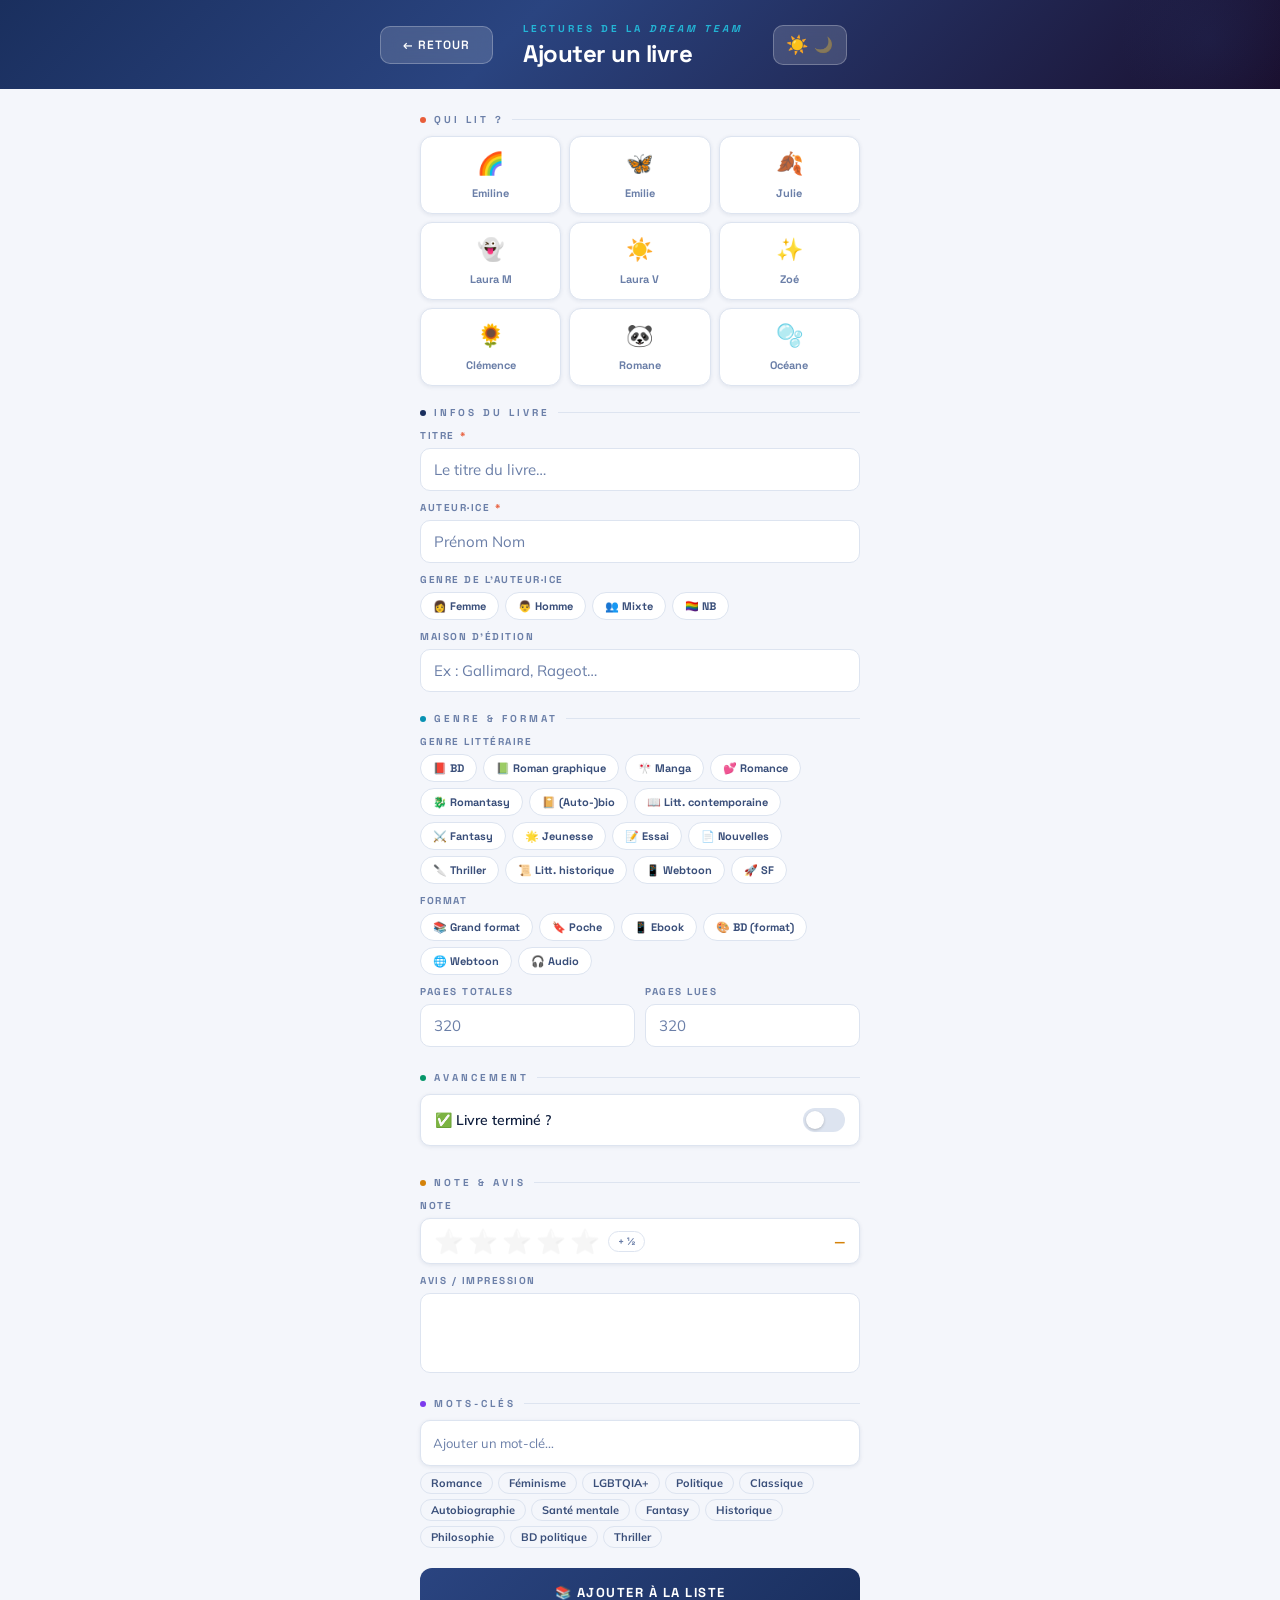
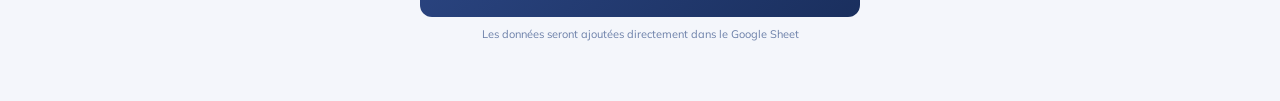
<file: add.html>
<!DOCTYPE html>
<html lang="fr">

<head>
  <meta charset="UTF-8">
  <meta name="viewport" content="width=device-width, initial-scale=1">
  <title>Dream Team — Ajouter un livre</title>
  <link
    rel="stylesheet"
    href="https://fonts.googleapis.com/css2?family=Space+Grotesk:wght@400;500;600;700&family=Mulish:wght@400;500;600;700;800&display=swap">
  <link rel="stylesheet" href="styles.css">
  <link rel="icon" type="image/x-icon" href="favicon.ico">
</head>

<body>

  <div class="toast" id="toast"></div>

  <!-- ── HEADER ── -->
  <div class="form-header">
    <div class="form-header-inner">
      <a href="index.html" class="btn-refresh btn-back">← Retour</a>
      <div>
        <div class="form-header-tag">
          Lectures de la <em>Dream Team</em>
        </div>
        <h1>Ajouter un livre</h1>
      </div>
      <button class="btn-refresh theme-toggle" id="themeToggle" type="button" aria-pressed="false" aria-label="Basculer le mode sombre">
        <span class="theme-toggle-icon theme-toggle-icon--sun" aria-hidden="true">☀️</span>
        <span class="theme-toggle-icon theme-toggle-icon--moon" aria-hidden="true">🌙</span>
      </button>
    </div>
  </div>

  <div class="form-page" id="formContainer">

    <!-- ── DUPLICATE WARNING ─────────────────────────────────────────
         Hidden by default. Appears when title + reader already exist.
         "Modifier" pre-fills the whole form and switches to edit mode.
         "Ajouter quand même" dismisses and continues as a new entry. -->
    <div class="dupe-banner" id="dupeBanner">
      <div class="dupe-icon">⚠️</div>
      <div class="dupe-text">
        <strong id="dupeTitle"></strong>
        <span>
          Ce livre existe déjà dans ta liste.
          Tu veux modifier la ligne existante ?
        </span>
        <div class="dupe-actions">
          <button
            class="dupe-btn primary"
            id="enterEditBtn">
            ✏️ Modifier la ligne existante
          </button>
          <button
            class="dupe-btn secondary"
            id="dismissDupeBtn">
            Ajouter quand même
          </button>
        </div>
      </div>
    </div>

    <!-- ── QUI LIT ── -->
    <div class="form-group">
      <div class="form-label">
        <span class="sdot" style="background:var(--coral)"></span>
        Qui lit ?
      </div>
      <div class="reader-grid" id="readerGrid"></div>
    </div>

    <!-- ── INFOS DU LIVRE ── -->
    <div class="form-group">
      <div class="form-label">
        <span class="sdot" style="background:var(--navy)"></span>
        Infos du livre
      </div>

      <div style="margin-bottom:10px">
        <div class="field-label">
          Titre <span class="req">*</span>
        </div>
        <!-- blur fires the duplicate check when the user leaves the field -->
        <input
          type="text"
          id="titre"
          placeholder="Le titre du livre…"
          autocomplete="off"
          list="livres-suggestions">
        <datalist id="livres-suggestions"></datalist>
      </div>

      <div style="margin-bottom:10px">
        <div class="field-label">
          Auteur·ice <span class="req">*</span>
        </div>
        <input
          type="text"
          id="auteur"
          placeholder="Prénom Nom"
          autocomplete="off">
      </div>

      <div style="margin-bottom:10px">
        <div class="field-label">Genre de l'auteur·ice</div>
        <div class="chip-group">
          <div class="chip" data-value="Femme"
            data-group="genreAuteur"
            style="--chip-color:var(--teal)">👩 Femme</div>
          <div class="chip" data-value="Homme"
            data-group="genreAuteur"
            style="--chip-color:var(--navy)">👨 Homme</div>
          <div class="chip" data-value="Mixte"
            data-group="genreAuteur"
            style="--chip-color:var(--coral)">👥 Mixte</div>
          <div class="chip" data-value="Non-binaire"
            data-group="genreAuteur"
            style="--chip-color:var(--violet)">🏳️‍🌈 NB</div>
        </div>
      </div>

      <div>
        <div class="field-label">Maison d'édition</div>
        <input
          type="text"
          id="maisonEdition"
          placeholder="Ex : Gallimard, Rageot…"
          autocomplete="off"
          list="editions-suggestions">
        <datalist id="editions-suggestions"></datalist>
      </div>
    </div>

    <!-- ── GENRE & FORMAT ── -->
    <div class="form-group">
      <div class="form-label">
        <span class="sdot" style="background:var(--teal)"></span>
        Genre &amp; Format
      </div>

      <div style="margin-bottom:10px">
        <div class="field-label">Genre littéraire</div>
        <div class="chip-group">
          <div class="chip" data-value="BD"
            data-group="genre"
            style="--chip-color:var(--navy)">📕 BD</div>
          <div class="chip" data-value="Roman graphique"
            data-group="genre"
            style="--chip-color:var(--navy-mid)">📗 Roman graphique</div>
          <div class="chip" data-value="Manga"
            data-group="genre"
            style="--chip-color:var(--indigo)">🎌 Manga</div>
          <div class="chip" data-value="Romance"
            data-group="genre"
            style="--chip-color:var(--coral)">💕 Romance</div>
          <div class="chip" data-value="Romantasy"
            data-group="genre"
            style="--chip-color:var(--gold)">🐉 Romantasy</div>
          <div class="chip" data-value="(Auto-)biographie"
            data-group="genre"
            style="--chip-color:var(--teal)">📔 (Auto-)bio</div>
          <div class="chip" data-value="Littérature contemporaine"
            data-group="genre"
            style="--chip-color:var(--teal-deep)">📖 Litt. contemporaine</div>
          <div class="chip" data-value="Fantasy"
            data-group="genre"
            style="--chip-color:var(--mint)">⚔️ Fantasy</div>
          <div class="chip" data-value="Jeunesse"
            data-group="genre"
            style="--chip-color:var(--violet)">🌟 Jeunesse</div>
          <div class="chip" data-value="Essai"
            data-group="genre"
            style="--chip-color:var(--text-light)">📝 Essai</div>
          <div class="chip" data-value="Nouvelles"
            data-group="genre"
            style="--chip-color:var(--slate)">📄 Nouvelles</div>
          <div class="chip" data-value="Thriller"
            data-group="genre"
            style="--chip-color:var(--rust)">🔪 Thriller</div>
          <div class="chip" data-value="Littérature historique"
            data-group="genre"
            style="--chip-color:var(--stone)">📜 Litt. historique</div>
          <div class="chip" data-value="Webtoon"
            data-group="genre"
            style="--chip-color:var(--pink)">📱 Webtoon</div>
          <div class="chip" data-value="SF"
            data-group="genre"
            style="--chip-color:var(--blue)">🚀 SF</div>
        </div>
      </div>

      <div style="margin-bottom:10px">
        <div class="field-label">Format</div>
        <div class="chip-group">
          <div class="chip" data-value="Grand format"
            data-group="format"
            style="--chip-color:var(--gold)">📚 Grand format</div>
          <div class="chip" data-value="Poche"
            data-group="format"
            style="--chip-color:var(--mint)">🔖 Poche</div>
          <div class="chip" data-value="Ebook"
            data-group="format"
            style="--chip-color:var(--teal)">📱 Ebook</div>
          <div class="chip" data-value="BD"
            data-group="format"
            style="--chip-color:var(--navy)">🎨 BD (format)</div>
          <div class="chip" data-value="Webtoon"
            data-group="format"
            style="--chip-color:var(--pink)">🌐 Webtoon</div>
          <div class="chip" data-value="Audio"
            data-group="format"
            style="--chip-color:var(--violet)">🎧 Audio</div>
        </div>
      </div>

      <div class="two-col">
        <div>
          <div class="field-label">Pages totales</div>
          <input
            type="number"
            id="pagesTotales"
            placeholder="320"
            min="0"
            inputmode="numeric">
        </div>
        <div>
          <div class="field-label">Pages lues</div>
          <input
            type="number"
            id="pagesLues"
            placeholder="320"
            min="0"
            inputmode="numeric">
          <div class="pages-hint" id="pagesHint"></div>
        </div>
      </div>
    </div>

    <!-- ── AVANCEMENT ── -->
    <div class="form-group">
      <div class="form-label">
        <span class="sdot" style="background:var(--mint)"></span>
        Avancement
      </div>

      <div style="margin-bottom:10px">
        <div class="fini-toggle" id="finiToggle">
          <span class="fini-label">✅ Livre terminé ?</span>
          <div class="toggle-pill"></div>
        </div>
      </div>

      <div class="dates-area" id="datesArea">
        <div class="two-col" style="padding-top:10px">
          <div>
            <div class="field-label">Date de début</div>
            <input type="date" id="dateDebut">
          </div>
          <div>
            <div class="field-label">Date de fin</div>
            <div class="dateFin-row">
              <input type="date" id="dateFin">
              <button type="button" class="dnf-btn" id="dnfBtn" onclick="toggleDNF()">DNF</button>
            </div>
          </div>
        </div>
      </div>
    </div>

    <!-- ── NOTE & AVIS ── -->
    <div class="form-group">
      <div class="form-label">
        <span class="sdot" style="background:var(--gold)"></span>
        Note &amp; Avis
      </div>

      <div style="margin-bottom:10px">
        <div class="field-label">Note</div>
        <div class="star-row">
          <span class="star-btn" data-star="1">⭐</span>
          <span class="star-btn" data-star="2">⭐</span>
          <span class="star-btn" data-star="3">⭐</span>
          <span class="star-btn" data-star="4">⭐</span>
          <span class="star-btn" data-star="5">⭐</span>
          <button class="half-toggle" id="halfBtn">+ ½</button>
          <span class="star-display" id="starDisplay">—</span>
        </div>
      </div>

      <div>
        <div class="field-label">Avis / Impression</div>
        <textarea
          id="avis"
          placeholder="Quelques mots sur ce livre…">
        </textarea>
      </div>
    </div>

    <!-- ── MOTS-CLÉS ── -->
    <div class="form-group">
      <div class="form-label">
        <span class="sdot" style="background:var(--violet)"></span>
        Mots-clés
      </div>

      <div class="tags-wrap" id="tagsWrap">
        <input
          type="text"
          class="tag-input"
          id="tagInput"
          placeholder="Ajouter un mot-clé…">
      </div>
      <div class="tag-suggestions">
        <span class="tag-sug" data-tag="Romance">Romance</span>
        <span class="tag-sug" data-tag="Féminisme">Féminisme</span>
        <span class="tag-sug" data-tag="LGBTQIA+">LGBTQIA+</span>
        <span class="tag-sug" data-tag="Politique">Politique</span>
        <span class="tag-sug" data-tag="Classique">Classique</span>
        <span class="tag-sug" data-tag="Autobiographie">Autobiographie</span>
        <span class="tag-sug" data-tag="Santé mentale">Santé mentale</span>
        <span class="tag-sug" data-tag="Fantasy">Fantasy</span>
        <span class="tag-sug" data-tag="Historique">Historique</span>
        <span class="tag-sug" data-tag="Philosophie">Philosophie</span>
        <span class="tag-sug" data-tag="BD, politique">BD politique</span>
        <span class="tag-sug" data-tag="Thriller">Thriller</span>
      </div>
    </div>

    <!-- ── SUBMIT ── -->
    <button class="btn-submit" id="submitBtn">
      <span class="btn-spinner"></span>
      <span class="btn-text">📚 Ajouter à la liste</span>
    </button>
    <div class="form-hint">
      Les données seront ajoutées directement dans le Google Sheet
    </div>

  </div><!-- /.form-page -->

  <!-- ── SUCCESS SCREEN ── -->
  <div class="form-page success-page" id="successContainer">
    <div class="success-icon">🎉</div>
    <h2 class="success-title" id="successTitle">Mission accomplie !</h2>
    <p class="success-desc" id="successDesc">
      Le livre a bien été ajouté à la liste.
    </p>

    <div class="success-actions">
      <button
        class="btn-submit"
        id="goToDashboardBtn">
        📊 Retour au tableau de bord
      </button>
      <button
        class="dupe-btn secondary success-secondary-btn"
        id="addAnotherBtn">
        ➕ Ajouter une autre lecture
      </button>
    </div>
  </div>

  <script src="config.js"></script>
  <script src="theme.js"></script>
  <script src="add.js"></script>

</body>

</html>
</file>
<file: styles.css>
/* ═══════════════════════════════════════════════
   Dream Team Reads — Unified Stylesheet
   Dashboard (index.html) + Input form (add.html)
   ═══════════════════════════════════════════════ */


/* ── RESET & TOKENS ─────────────────────────── */

*,
*::before,
*::after {
  box-sizing: border-box;
  margin: 0;
  padding: 0;
}

:root {
  --font-heading: 'Space Grotesk', sans-serif;

  /* Reader accents */
  --reader-emiline: #ded828;   /* lemon yellow */
  --reader-emilie: #0891b2;
  --reader-julie: #db2777;
  --reader-laura-m: #365cca;
  --reader-laura-v: #1ab46a;
  --reader-zoe: #836bdd;
  --reader-clemence: #d97f00;  /* sunflower yellow */
  --reader-romane: #a3449c;    /* plum, distinct from Zoé's blue-violet */
  --reader-oceane: #4b5563;    /* dark grey */

  /* Surfaces */
  --bg: #f4f6fb;
  --white: #fff;
  --border: #dde4f0;

  /* Text */
  --text: #0f1e3d;
  --text-mid: #3a4f7a;
  --text-light: #6b7fa8;

  /* Core palette */
  --navy: #1a2f5e;
  --navy-mid: #2a4480;
  --navy-pale: #e4ebf8;
  --teal: #0891b2;
  --teal-light: #22d3ee;
  --teal-deep: #0e7490;
  --coral: #e85d3a;
  --gold: #d4820a;
  --mint: #059669;
  --violet: #7c3aed;
  --blue: #2563eb;
  --indigo: #1e40af;
  --pink: #db2777;
  --rust: #c4512e;
  --stone: #78716c;
  --slate: #94a3b8;
  --muted: #999;

  /* Effects */
  --shadow: rgba(26, 47, 94, 0.09);
  --shadow-strong: rgba(0, 0, 0, 0.2);

  /* White overlays */
  --white-a85: rgba(255, 255, 255, 0.85);
  --white-a50: rgba(255, 255, 255, 0.5);
  --white-a45: rgba(255, 255, 255, 0.45);
  --white-a40: rgba(255, 255, 255, 0.4);
  --white-a30: rgba(255, 255, 255, 0.3);
  --white-a25: rgba(255, 255, 255, 0.25);
  --white-a15: rgba(255, 255, 255, 0.15);

  /* Components */
  --rating-star: #f59e0b;
  --pill-warn-bg: #fffbeb;
  --tag-warm-bg: #fde8e0;
  --tag-warm-border: rgba(196, 81, 46, 0.25);
  --tag-warm-text: #c4512e;

  /* Complex backgrounds */
  --header-bg: linear-gradient(115deg, #0f1e3d 0%, #1a2f5e 30%, #2d2a6e 60%, #7b3a5a 85%, #c4512e 100%);
  --header-orb-1: radial-gradient(circle, rgba(196, 81, 46, 0.2) 0%, transparent 70%);
  --header-orb-2: radial-gradient(circle, rgba(123, 58, 90, 0.25) 0%, transparent 70%);
  --stat-tile-dark-bg: linear-gradient(135deg, #1a2f5e, #7b3a5a);
  --form-header-bg: linear-gradient(135deg, var(--navy) 0%, var(--navy-mid) 40%, #1a0f2e 100%);
  --form-header-orb: radial-gradient(circle, rgba(42, 68, 128, 0.15) 0%, transparent 70%);

  /* Misc / SVG helpers */
  --donut-other: #cbd5e1;
  --toggle-on-border: rgba(5, 150, 105, 0.4);
  --toggle-on-bg: rgba(5, 150, 105, 0.04);
  --half-toggle-bg: rgba(212, 130, 10, 0.1);
  --spinner-border: rgba(255, 255, 255, 0.3);


}

/* ── DARK THEME TOKENS ───────────────────────── */

html[data-theme="dark"] {
  /* ── Reader accents: lighter variants so dark text on pills stays readable ── */
  --reader-romane: #c77dc0;
  --reader-oceane: #9ca3af;

  /* ── Surfaces ── */
  --bg: #1c2035;
  /* page background               */
  --white: #242840;
  /* card / panel surface          */
  --border: #2e3454;
  /* all dividers & card borders   */

  /* ── Text ── */
  --text: #e4e8f8;
  /* primary text                  */
  --text-mid: #9098c8;
  /* secondary / meta text         */
  --text-light: #6070a8;
  /* muted labels, placeholders    */

  /* ── Navy scale (inverted — used for bars, accents) ── */
  --navy: #a8b8e8;
  --navy-mid: #8090c8;
  --navy-pale: #2a2e50;
  /* book cover placeholder bg     */

  /* ── Header & form gradients ── */
  --header-bg:
    linear-gradient(115deg,
      #0a1020 0%,
      #111828 30%,
      #1a1840 60%,
      #3d1e30 85%,
      #6e2a18 100%);
  --header-orb-1: radial-gradient(circle, rgba(110, 42, 24, 0.25) 0%, transparent 70%);
  --header-orb-2: radial-gradient(circle, rgba(61, 30, 48, 0.30) 0%, transparent 70%);

  --form-header-bg:
    linear-gradient(135deg,
      #0a1020 0%,
      #111828 40%,
      #0a0818 100%);
  --form-header-orb: radial-gradient(circle, rgba(26, 40, 80, 0.20) 0%, transparent 70%);


  /* ── Stat tile dark (the featured "Livres lus" tile) ── */
  --stat-tile-dark-bg: linear-gradient(135deg, #2a3060, #3a2a50);

  /* ── Effects ── */
  --shadow: rgba(0, 0, 0, 0.28);
  --shadow-strong: rgba(0, 0, 0, 0.55);

  /* White overlays on dark */
  --white-a85: rgba(15, 23, 42, 0.85);
  --white-a50: rgba(15, 23, 42, 0.5);
  --white-a45: rgba(15, 23, 42, 0.45);
  --white-a40: rgba(15, 23, 42, 0.4);
  --white-a30: rgba(15, 23, 42, 0.3);
  --white-a25: rgba(15, 23, 42, 0.25);
  --white-a15: rgba(15, 23, 42, 0.15);

  /* Misc */
  --donut-other: #1f2937;
  --spinner-border: rgba(15, 23, 42, 0.45);

}

/* ── SHARED UTILITIES ──────────────────────── */

/* Base card surface (white, bordered, rounded, shadowed) */
.base-card {
  background: var(--white);
  border: 1px solid var(--border);
  border-radius: 12px;
  box-shadow: 0 1px 6px var(--shadow);
}

/* Cover thumbnail (small book cover placeholder) */
.cover-thumb {
  background: var(--navy-pale);
  border: 1px solid var(--border);
  display: flex;
  align-items: center;
  justify-content: center;
  flex-shrink: 0;
}

/* Flex content area that shrinks gracefully */
.flex-content {
  flex: 1;
  min-width: 0;
}

/* Single-line text truncation */
.text-truncate {
  white-space: nowrap;
  overflow: hidden;
  text-overflow: ellipsis;
}

/* Bordered list row (used by top-row, sh-row) */
.list-row {
  display: flex;
  align-items: center;
  gap: 10px;
  padding: 9px 0;
  border-bottom: 1px solid var(--border);
}

.list-row:last-child {
  border-bottom: none;
}

/* Section card title (used by .acard-title, .panel-title) */
.card-heading {
  font-family: var(--font-heading);
  font-size: 10px;
  text-transform: uppercase;
  letter-spacing: 2px;
  font-weight: 700;
  color: var(--text);
  margin-bottom: 14px;
  display: flex;
  align-items: center;
  gap: 7px;
}

.rating-star {
  color: var(--rating-star);
  margin-right: 2px;
}

.book-title-link {
  text-decoration: none;
  color: inherit;
  transition: color 0.15s;
}

.book-title-link:hover {
  text-decoration: underline;
  text-decoration-thickness: 1px;
  text-underline-offset: 2px;
}

body {
  background: var(--bg);
  color: var(--text);
  font-family: 'Mulish', sans-serif;
  min-height: 100vh;
}


/* ── EN COURS DE LECTURE ─────────────────────── */

.encours-wrapper {
  position: relative;
}

/* Left side fade (when scrolled) */
.encours-wrapper::before {
  content: '';
  position: absolute;
  top: 0;
  left: 0;
  width: 40px;
  height: calc(100% - 12px);
  background: linear-gradient(to right, var(--bg) 10%, transparent);
  pointer-events: none;
  z-index: 10;
  opacity: 0;
  pointer-events: none;
  transition: opacity 0.3s ease;
}
.encours-wrapper.is-scrolled::before {
  opacity: 1;
}

/* Right side fade (when scrollable) */
.encours-wrapper::after {
  content: '';
  position: absolute;
  top: 0;
  right: 0;
  width: 40px;
  height: calc(100% - 12px);
  background: linear-gradient(to left, var(--bg) 10%, transparent);
  pointer-events: none;
  z-index: 10;
  opacity: 0;
  transition: opacity 0.3s ease;
}
.encours-wrapper.has-scroll::after {
  opacity: 1;
}

.encours-grid {
  display: flex;
  gap: 10px;
  overflow-x: auto;
  overflow-y: hidden;
  padding-bottom: 12px;
  scrollbar-width: thin;
  scrollbar-color: var(--border) transparent;
}

.encours-grid::-webkit-scrollbar {
  height: 8px; /* Slightly thicker for track hit area */
}

.encours-grid::-webkit-scrollbar-track {
  background: transparent;
}

.encours-grid::-webkit-scrollbar-thumb {
  background: var(--border);
  border-radius: 10px;
  border: 2px solid var(--bg); /* creates a floating pill effect against the bg */
}

.encours-grid::-webkit-scrollbar-thumb:hover {
  background: var(--text-light);
}

.ecard {
  display: flex;
  flex-direction: column;
  overflow: hidden;
  height: auto;
  border-radius: 12px;
  flex: 0 0 calc(16.666% - 8.4px);
  min-width: 140px;
}

.ec-top {
  height: 36px;
  display: flex;
  align-items: center;
  justify-content: space-between;
  padding: 0 10px;
  font-size: 20px;
}

.ec-pill {
  padding: 3px 8px;
  border-radius: 99px;
  font-family: 'Space Grotesk', sans-serif;
  font-size: 10px;
  font-weight: 700;
  background: var(--bg);
  color: var(--text-mid);
  border: 1px solid var(--border);
}

.ec-bottom {
  padding: 12px;
  display: flex;
  flex-direction: column;
  flex-grow: 1;
  gap: 8px;
  justify-content: space-between;
}

.ec-title {
  font-family: 'Space Grotesk', sans-serif;
  font-size: 13px;
  font-weight: 700;
  color: var(--text);
  line-height: 1.3;
  white-space: nowrap;
  overflow: hidden;
  text-overflow: ellipsis;
}

.ec-title-wrap {
  display: flex;
  flex-direction: column;
  gap: 4px;
}

.ec-author {
  font-family: 'Mulish', sans-serif;
  font-size: 11px;
  font-weight: 600;
  color: var(--text-light);
  white-space: nowrap;
  overflow: hidden;
  text-overflow: ellipsis;
}

.ec-progress {
  margin-top: 8px;
  display: flex;
  flex-direction: column;
  gap: 6px;
}

.ec-progress-track {
  height: 4px;
  background: var(--border);
  border-radius: 99px;
  overflow: hidden;
  width: 100%;
}

.ec-progress-fill {
  height: 100%;
  border-radius: 99px;
  transition: width 0.3s ease;
}

.ec-stats {
  display: flex;
  justify-content: space-between;
  align-items: center;
}

.ec-pc {
  font-family: 'Mulish', sans-serif;
  font-size: 10px;
  font-weight: 600;
  color: var(--text-light);
}

.ec-pct {
  font-family: 'Space Grotesk', sans-serif;
  font-size: 12px;
  font-weight: 700;
}

@media (max-width: 900px) {
  .ecard {
    flex: 0 0 calc(33.333% - 6.7px);
  }
}

@media (max-width: 600px) {
  .ecard {
    flex: 0 0 calc(50% - 5px);
  }
  .encours-wrapper.has-scroll::after {
    width: 30px;
  }
}


/* ── HEADER ─────────────────────────────────── */

.site-header {
  background: var(--header-bg);
  color: var(--white);
  padding: 0;
  display: flex;
  flex-direction: column;
  position: relative;
  overflow: hidden;
}

/* ── top row: title + controls ── */
.header-top {
  display: grid;
  grid-template-columns: 1fr auto;
  align-items: center;
  padding: 0 48px;
  min-height: 100px;
}

.site-header::before {
  content: '';
  position: absolute;
  width: 320px;
  height: 320px;
  border-radius: 50%;
  background: var(--header-orb-1);
  top: -80px;
  right: 60px;
  pointer-events: none;
}

.site-header::after {
  content: '';
  position: absolute;
  width: 200px;
  height: 200px;
  border-radius: 50%;
  background: var(--header-orb-2);
  bottom: -60px;
  right: 320px;
  pointer-events: none;
}

.header-left h1 {
  font-family: 'Space Grotesk', sans-serif;
  font-size: 36px;
  font-weight: 700;
  letter-spacing: -1.5px;
  line-height: 1;
  color: var(--white);
  position: relative;
  z-index: 1;
}

.header-left h1 em {
  font-style: italic;
}

.header-left p {
  font-size: 11px;
  letter-spacing: 3px;
  text-transform: uppercase;
  color: var(--white-a45);
  margin-top: 7px;
  font-weight: 500;
  position: relative;
  z-index: 1;
}

.header-right {
  display: flex;
  align-items: center;
  gap: 20px;
  position: relative;
  z-index: 1;
}

.header-meta {
  display: flex;
  flex-direction: column;
  align-items: flex-end;
  gap: 2px;
}

.update-tag,
.commit-tag {
  font-size: 12px;
  color: var(--white-a40);
}

@keyframes chargement-pulse {

  0%,
  100% {
    opacity: 0.35;
  }

  50% {
    opacity: 1;
  }
}

.site-header .update-tag.loading,
.update-tag.loading {
  animation: chargement-pulse 1.4s ease-in-out infinite;
  color: var(--white-a85);
  font-weight: 600;
}

.btn-refresh {
  background: var(--white-a15);
  backdrop-filter: blur(8px);
  color: var(--white);
  border: 1px solid var(--white-a25);
  padding: 10px 22px;
  border-radius: 10px;
  font-family: 'Space Grotesk', sans-serif;
  font-size: 12px;
  font-weight: 600;
  letter-spacing: 1px;
  text-transform: uppercase;
  cursor: pointer;
  transition: background 0.2s, transform 0.1s;
}

.btn-refresh:hover {
  background: var(--white-a25);
  transform: translateY(-1px);
}

.btn-refresh.loading {
  opacity: 0.6;
  pointer-events: none;
}

.btn-add {
  text-decoration: none;
  color: var(--white);
}

/* ── HEADER DARK-MODE TWEAKS ─────────────────── */

html[data-theme="dark"] .header-left p,
html[data-theme="dark"] .header-left h1,
html[data-theme="dark"] .form-header h1,
html[data-theme="dark"] .update-tag,
html[data-theme="dark"] .update-tag.loading,
html[data-theme="dark"] .commit-tag {
  color: var(--text);
}

html[data-theme="dark"] .btn-refresh {
  background: var(--white-a50);
  border-color: var(--text-light);
  color: var(--text);
}

html[data-theme="dark"] .btn-refresh:hover {
  background: var(--white-a85);
}

/* ── HEADER NAV BAR ─────────────────────────── */

.header-nav {
  position: relative;
  z-index: 1;
  border-top: 1px solid var(--white-a15);
}

.header-nav-inner {
  display: flex;
  align-items: center;
  justify-content: center;
  gap: 2px;
  max-width: 1140px;
  margin: 0 auto;
  padding: 0 48px;
  flex-wrap: wrap;
}

.hnav-link {
  font-family: 'Space Grotesk', sans-serif;
  font-size: 10px;
  font-weight: 600;
  letter-spacing: 1.5px;
  text-transform: uppercase;
  color: var(--white-a45);
  text-decoration: none;
  padding: 7px 10px;
  border-radius: 6px;
  transition: color 0.2s, background 0.2s;
  white-space: nowrap;
  position: relative;
}

.hnav-link::after {
  content: '';
  position: absolute;
  bottom: 3px;
  left: 50%;
  transform: translateX(-50%) scaleX(0);
  width: 20px;
  height: 2px;
  border-radius: 2px;
  background: var(--white);
  transition: transform 0.25s ease, opacity 0.2s;
  opacity: 0;
}

.hnav-link:hover {
  color: var(--white-a85);
  background: var(--white-a15);
}

.hnav-link.active {
  color: #fff;
}

.hnav-link.active::after {
  transform: translateX(-50%) scaleX(1);
  opacity: 0.8;
}

/* Dark mode: slightly different tinting */
html[data-theme="dark"] .header-nav {
  border-top-color: rgba(255, 255, 255, 0.07);
}

html[data-theme="dark"] .hnav-link {
  color: rgba(180, 190, 220, 0.5);
}

html[data-theme="dark"] .hnav-link:hover {
  color: rgba(220, 228, 248, 0.9);
  background: rgba(255, 255, 255, 0.06);
}

html[data-theme="dark"] .hnav-link.active {
  color: #e4e8f8;
}

html[data-theme="dark"] .hnav-link.active::after {
  background: #a8b8e8;
}

/* Responsive: hide less-critical labels on narrow screens */
@media (max-width: 900px) {
  .header-top {
    padding: 0 20px;
    min-height: 80px;
  }
  .header-nav-inner {
    padding: 0 20px;
    gap: 0;
  }
  .hnav-link {
    font-size: 9px;
    padding: 6px 7px;
    letter-spacing: 1px;
  }
}

@media (max-width: 600px) {
  .header-top {
    grid-template-columns: 1fr;
    padding: 14px 16px 10px;
    min-height: unset;
    gap: 10px;
  }
  .header-right {
    gap: 8px;
    flex-wrap: wrap;
    justify-content: flex-start;
  }
  .header-nav-inner {
    padding: 0 12px;
    justify-content: flex-start;
    overflow-x: auto;
    flex-wrap: nowrap;
    -webkit-overflow-scrolling: touch;
    scrollbar-width: none;
  }
  .header-nav-inner::-webkit-scrollbar {
    display: none;
  }
  .hnav-link {
    flex-shrink: 0;
  }
}

/* Theme toggle — compact sun/moon, same height as buttons */
.theme-toggle {
  display: inline-flex;
  align-items: center;
  justify-content: center;
  gap: 4px;
  padding-inline: 12px;
  font-size: 16px;
  text-transform: none;
  letter-spacing: 0;
}

.theme-toggle-icon {
  font-size: 18px;
  line-height: 1;
  transition: opacity 0.2s ease, transform 0.2s ease;
}

.theme-toggle-label {
  display: none;
}

/* Light mode: sun active, moon dimmed */
html[data-theme="light"] .theme-toggle-icon--sun {
  opacity: 1;
  transform: scale(1);
}

html[data-theme="light"] .theme-toggle-icon--moon {
  opacity: 0.35;
  transform: scale(0.85);
}

/* Dark mode: moon active, sun dimmed */
html[data-theme="dark"] .theme-toggle-icon--moon {
  opacity: 1;
  transform: scale(1);
}

html[data-theme="dark"] .theme-toggle-icon--sun {
  opacity: 0.35;
  transform: scale(0.85);
}

/* ── LAYOUT ─────────────────────────────────── */

main {
  padding: 32px 48px;
  max-width: 1140px;
  margin: 0 auto;
}

.sec {
  margin-bottom: 24px;
}

.section-label {
  font-family: 'Space Grotesk', sans-serif;
  font-size: 12px;
  letter-spacing: 4px;
  text-transform: uppercase;
  font-weight: 700;
  color: var(--text-light);
  margin-bottom: 16px;
  display: flex;
  align-items: center;
  gap: 10px;
}

.section-label .sdot {
  width: 8px;
  height: 8px;
  border-radius: 50%;
  flex-shrink: 0;
}

.section-label::after {
  content: '';
  flex: 1;
  height: 1px;
  background: var(--border);
}

.card {
  background: var(--white);
  border: 1px solid var(--border);
  border-radius: 16px;
  box-shadow: 0 1px 6px var(--shadow);
}

/* Cards that extend .base-card only need their unique props */


/* ── STATS ──────────────────────────────────── */

.stats-row {
  display: grid;
  grid-template-columns: repeat(5, 1fr);
  gap: 10px;
}

.stat-tile {
  padding: 18px 18px 14px;
}

.stat-tile.dark {
  background: var(--stat-tile-dark-bg);
  border-color: transparent;
}

.sti-wrap {
  margin-bottom: 8px;
  display: flex;
}

.sti-wrap i,
.sti-wrap svg {
  width: 20px;
  height: 20px;
  stroke-width: 2.2px;
  /* Use CSS variable so JS can set per-tile color without inline stroke */
  stroke: var(--stat-icon-color, currentColor);
}

.stl {
  font-family: 'Space Grotesk', sans-serif;
  font-size: 10px;
  text-transform: uppercase;
  letter-spacing: 2px;
  color: var(--text-light);
  font-weight: 600;
  margin-bottom: 4px;
}

.stat-tile.dark .stl {
  color: var(--white-a50);
}

.stv {
  font-family: 'Space Grotesk', sans-serif;
  font-size: 28px;
  font-weight: 700;
  line-height: 1.1;
  letter-spacing: -1.2px;
  color: var(--text);
  margin-bottom: 2px;
}

.stat-tile.dark .stv {
  color: var(--white);
}

.stv .u {
  font-size: 13px;
  font-weight: 500;
  opacity: 0.45;
  letter-spacing: 0;
  margin-left: 2px;
}

.sts {
  font-size: 11px;
  color: var(--text-light);
  margin-top: 0px;
  font-weight: 600;
  position: relative;
  display: inline-block;
  padding-bottom: 14px;
}

.stat-tile.dark .sts {
  color: var(--white-a40);
}

.st-accent {
  position: absolute;
  bottom: 0;
  left: 0;
  width: 36px;
  height: 5px;
  border-radius: 99px;
  opacity: 0.8;
}

.stat-tile.dark .st-accent {
  opacity: 1;
}

/* Extra legibility for the featured dark stat tile in dark mode */
html[data-theme="dark"] .stat-tile.dark .stl,
html[data-theme="dark"] .stat-tile.dark .sts {
  color: rgba(226, 232, 240, 0.9);
}

html[data-theme="dark"] .stat-tile.dark .stv {
  color: #f9fafb;
}

/* Lighten icon stroke in featured dark stat tile (dark mode), no !important needed */
html[data-theme="dark"] .stat-tile.dark .sti-wrap i,
html[data-theme="dark"] .stat-tile.dark .sti-wrap svg {
  stroke: #e5e7eb;
}


/* ── DERNIÈRES LECTURES ─────────────────────── */

.dernieres-grid {
  display: grid;
  grid-template-columns: repeat(3, 1fr);
  gap: 10px;
}

.derniere-card {
  padding: 16px;
  display: flex;
  flex-direction: column;
  gap: 10px;
  position: relative;
}

.dc-stars {
  font-family: 'Space Grotesk', sans-serif;
  font-size: 13px;
  font-weight: 700;
}

.dc-cover-row {
  display: flex;
  gap: 12px;
  align-items: flex-start;
}

.dc-info {
  flex: 1;
  min-width: 0;
}

.dc-title {
  font-family: 'Space Grotesk', sans-serif;
  font-size: 14px;
  font-weight: 700;
  color: var(--text);
  letter-spacing: -0.3px;
  margin-bottom: 3px;
  line-height: 1.3;
  padding-right: 75px;
}

.dc-meta {
  display: flex;
  gap: 6px;
  align-items: center;
  font-size: 11px;
  color: var(--text-mid);
  font-weight: 600;
  margin-top: 4px;
}

.dc-meta>span:not(:last-child)::after {
  content: '·';
  margin-left: 6px;
  color: var(--border);
}

.dc-empty {
  font-size: 13px;
  color: var(--text-light);
  font-style: italic;
  padding: 12px 0;
  text-align: center;
}

.bcover {
  width: 76px;
  height: 106px;
  border-radius: 6px;
  background: var(--navy-pale);
  border: 1px solid var(--border);
  display: flex;
  align-items: center;
  justify-content: center;
  font-size: 26px;
  flex-shrink: 0;
}

.bcover.sm {
  width: 48px;
  height: 66px;
  font-size: 20px;
}

.rtag {
  display: inline-block;
  padding: 3px 9px;
  border-radius: 99px;
  font-family: 'Space Grotesk', sans-serif;
  font-size: 11px;
  font-weight: 700;
  color: var(--white);
  margin-bottom: 0;
}

.bauthor {
  font-size: 11px;
  color: var(--text-light);
  font-weight: 600;
  margin-bottom: 4px;
  display: flex;
  align-items: center;
  gap: 4px;
}

.bauthor .lucide {
  width: 12px !important;
  height: 12px !important;
  flex-shrink: 0 !important;
  display: inline-block !important;
  stroke-width: 3px !important;
}

/* (removed unused .bmeta) */

.breview {
  font-size: 0.7rem;
  color: var(--text-mid);
  line-height: 1.6;
  font-style: italic;
  overflow: hidden;
  display: -webkit-box;
  -webkit-line-clamp: 3;
  line-clamp: 3;
  -webkit-box-orient: vertical;
}

.breview.expanded {
  -webkit-line-clamp: unset;
  line-clamp: unset;
  display: block;
}

.read-more-btn {
  font-family: 'Space Grotesk', sans-serif;
  font-size: 10px;
  font-weight: 800;
  color: var(--mint);
  background: var(--navy-pale);
  padding: 5px 12px;
  border-radius: 99px;
  cursor: pointer;
  text-transform: uppercase;
  letter-spacing: 0.5px;
  display: flex;
  align-items: center;
  gap: 4px;
  transition: all 0.2s;
  border: 1px solid var(--mint);
  margin-left: auto;
  flex-shrink: 0;
}

.read-more-btn:hover {
  background: var(--mint);
  color: var(--white);
  transform: translateY(-1px);
  box-shadow: 0 2px 8px var(--navy-pale);
}

.dc-footer {
  display: flex;
  align-items: center;
  gap: 10px;
  margin-top: auto;
  padding-top: 8px;
  min-height: 32px;
}

.btags {
  display: flex;
  gap: 5px;
  flex-wrap: wrap;
}

.btag {
  font-size: 10px;
  font-weight: 700;
  padding: 2px 7px;
  border-radius: 99px;
  background: var(--bg);
  color: var(--text-mid);
  border: 1px solid var(--border);
}

/* (removed unused .btitle-lg, .mini-book, .mini-content,
   .mini-title, .mini-author, .mini-meta) */


/* ── READER CARDS ───────────────────────────── */

.readers-grid {
  display: grid;
  grid-template-columns: repeat(6, 1fr);
  gap: 10px;
}

.reader-card {
  padding: 18px;
}

.rc-header {
  display: flex;
  align-items: center;
  justify-content: space-between;
  margin-bottom: 14px;
}

.rc-name {
  font-family: 'Space Grotesk', sans-serif;
  font-size: 17px;
  font-weight: 700;
  display: flex;
  align-items: center;
  gap: 7px;
  color: var(--text);
}

.rc-link {
  font-size: 12px;
  color: var(--text-light);
  text-decoration: none;
  opacity: 0.5;
}

.rc-link:hover {
  opacity: 1;
}

.rc-rows {
  display: flex;
  flex-direction: column;
}

.rc-row {
  display: flex;
  justify-content: space-between;
  align-items: center;
  font-size: 12px;
  color: var(--text-light);
  font-weight: 600;
  padding: 4px 0;
}

.rc-row:last-child {
  border-bottom: none;
}

.rc-row strong {
  font-family: 'Space Grotesk', sans-serif;
  font-size: 14px;
  font-weight: 700;
  color: var(--text);
}

.rc-progress {
  margin-top: 12px;
  padding-top: 12px;
  border-top: 1px solid var(--border);
  display: flex;
  flex-direction: column;
  gap: 8px;
}

.prow-label {
  display: flex;
  justify-content: space-between;
  font-size: 11px;
  text-transform: uppercase;
  letter-spacing: 1px;
  color: var(--text-light);
  font-weight: 600;
  margin-bottom: 4px;
}

.pbar {
  height: 5px;
  background: var(--bg);
  border-radius: 99px;
  overflow: hidden;
}

.pbar-f {
  height: 100%;
  border-radius: 99px;
}


/* ── GENRE MULTIPLES ────────────────────────── */

.gm-grid {
  display: grid;
  grid-template-columns: repeat(3, 1fr);
  border: 1px solid var(--border);
  border-radius: 12px;
  overflow: hidden;
  background: var(--white);
  box-shadow: 0 1px 6px var(--shadow);
}

.gm-col {
  padding: 18px;
  border-right: 1px solid var(--border);
}

.gm-col:last-child {
  border-right: none;
}

.gm-head {
  display: flex;
  align-items: center;
  justify-content: space-between;
  margin-bottom: 12px;
  padding-bottom: 8px;
  border-bottom: 2px solid;
}

.gm-name {
  font-family: 'Space Grotesk', sans-serif;
  font-size: 15px;
  font-weight: 700;
  display: flex;
  align-items: center;
  gap: 5px;
  color: var(--text);
}

.gm-cnt {
  font-size: 11px;
  color: var(--text-light);
  font-weight: 600;
}

.gr-row {
  display: flex;
  align-items: center;
  gap: 7px;
  margin-bottom: 7px;
}

.gr-name {
  font-size: 11px;
  font-weight: 700;
  color: var(--text-mid);
  flex: 1;
  min-width: 0;
  white-space: nowrap;
  overflow: hidden;
  text-overflow: ellipsis;
}

.gr-bar {
  flex: 2;
  height: 8px;
  background: var(--bg);
  border-radius: 99px;
  overflow: hidden;
}

.gr-fill {
  height: 100%;
  border-radius: 99px;
}

.gr-n {
  font-family: 'Space Grotesk', sans-serif;
  font-size: 11px;
  font-weight: 700;
  color: var(--text);
  min-width: 14px;
  text-align: right;
}


/* ── ANALYSES ───────────────────────────────── */

.analyses-grid {
  display: grid;
  grid-template-columns: 1fr 1fr 1fr;
  gap: 12px;
}

.ac-full {
  grid-column: span 3;
}

.acard {
  padding: 20px;
  display: flex;
  flex-direction: column;
}

/* .acard-title and .panel-title are aliases for .card-heading */
.acard-title,
.panel-title {
  font-family: var(--font-heading);
  font-size: 10px;
  text-transform: uppercase;
  letter-spacing: 2px;
  font-weight: 700;
  color: var(--text);
  margin-bottom: 14px;
  display: flex;
  align-items: center;
  gap: 7px;
}

.donut-wrap {
  display: flex;
  align-items: center;
  justify-content: space-between;
  flex-grow: 1;
}

.donut-legend {
  flex: 0 0 120px;
  display: flex;
  flex-direction: column;
  gap: 5px;
  min-width: 0;
  margin-left: auto;
}

.dl-item {
  display: flex;
  align-items: center;
  gap: 4px;
  font-size: 9.5px;
  font-weight: 700;
  color: var(--text-mid);
  min-width: 0;
}

.dl-name {
  flex: 1;
  white-space: nowrap;
  overflow: hidden;
  text-overflow: ellipsis;
}

.dl-dot {
  width: 8px;
  height: 8px;
  border-radius: 3px;
  flex-shrink: 0;
}

.dl-pct {
  margin-left: auto;
  font-family: 'Space Grotesk', sans-serif;
  font-size: 11px;
  font-weight: 700;
  color: var(--text);
  flex-shrink: 0;
}

.monthly-bars {
  display: flex;
  align-items: flex-end;
  gap: 4px;
  margin-top: 8px;
  flex-grow: 1;
  min-height: 120px;
}

.mbc {
  flex: 1;
  display: flex;
  flex-direction: column;
  align-items: center;
  justify-content: flex-end;
  height: 100%;
  gap: 2px;
}

.mb-bar {
  width: 100%;
  border-radius: 3px 3px 0 0;
  background: var(--navy);
  min-height: 2px;
}

.mb-lbl {
  font-size: 9px;
  font-family: 'Space Grotesk', sans-serif;
  font-weight: 700;
  color: var(--text-light);
  text-transform: uppercase;
}

.mb-val {
  font-size: 9px;
  font-family: 'Space Grotesk', sans-serif;
  font-weight: 700;
  color: var(--text-mid);
}


/* ── FORMATS ────────────────────────────────── */

.hb-row {
  display: flex;
  align-items: center;
  gap: 12px;
  margin-bottom: 8px;
}

.hb-row:last-child {
  margin-bottom: 0;
}

.hb-label {
  font-size: 11px;
  font-weight: 700;
  color: var(--text-mid);
  width: 100px;
  text-align: right;
  flex-shrink: 0;
  text-transform: uppercase;
  letter-spacing: 0.5px;
}

.hb-track {
  flex: 1;
  height: 18px;
  background: var(--bg);
  border-radius: 4px;
  overflow: hidden;
}

.hb-fill {
  height: 100%;
  background: var(--navy);
  border-radius: 4px;
}

.hb-val {
  font-family: 'Space Grotesk', sans-serif;
  font-size: 12px;
  font-weight: 700;
  color: var(--text);
  min-width: 22px;
}


/* ── TOP LECTURES + LECTURES EN COMMUN ──────── */

.two-col {
  display: grid;
  grid-template-columns: 1fr 1fr;
  gap: 10px;
}

.panel {
  padding: 20px;
}

/* .panel-title is merged with .acard-title above */

/* .top-row and .sh-row share .list-row base */
.top-row,
.sh-row {
  display: flex;
  align-items: center;
  gap: 10px;
  padding: 9px 0;
  border-bottom: 1px solid var(--border);
}

.top-row:last-child,
.sh-row:last-child {
  border-bottom: none;
}

.top-rank {
  font-family: 'Space Grotesk', sans-serif;
  font-size: 11px;
  font-weight: 700;
  color: var(--text-light);
  width: 22px;
  flex-shrink: 0;
}

/* .tcover and .sh-cover share the cover-thumb base */
.tcover,
.sh-cover {
  width: 34px;
  height: 46px;
  border-radius: 4px;
  background: var(--navy-pale);
  border: 1px solid var(--border);
  display: flex;
  align-items: center;
  justify-content: center;
  font-size: 13px;
  flex-shrink: 0;
}

.top-content,
.sh-content {
  flex: 1;
  min-width: 0;
}

.top-title,
.sh-title {
  font-size: 13px;
  font-weight: 800;
  color: var(--text);
  white-space: nowrap;
  overflow: hidden;
  text-overflow: ellipsis;
}

.sh-title {
  margin-bottom: 5px;
}

.top-author {
  font-size: 11px;
  color: var(--text-light);
  font-weight: 600;
  margin-bottom: 3px;
}


/* (removed duplicate .sh-row / .sh-cover / .sh-content / .sh-title — merged above) */

.sh-chips {
  display: flex;
  flex-wrap: wrap;
  gap: 4px;
}

.sh-chip {
  display: inline-flex;
  align-items: center;
  border-radius: 99px;
  overflow: hidden;
  font-family: 'Space Grotesk', sans-serif;
  font-size: 11px;
  font-weight: 700;
  border: 1.5px solid transparent;
}

.cname {
  padding: 3px 6px 3px 5px;
  color: var(--white);
  display: flex;
  align-items: center;
  gap: 3px;
}

.crate {
  padding: 3px 6px;
  background: var(--white);
}

.cnone {
  padding: 3px 6px;
  background: var(--white);
  color: var(--text-light);
  font-style: italic;
}


/* ── MOTS-CLÉS ──────────────────────────────── */

/* (removed unused .kcard) */

.kcloud {
  display: flex;
  flex-wrap: wrap;
  gap: 7px;
  margin-top: 4px;
  max-height: 175px;
  overflow: hidden;
}

.ktag {
  font-weight: 700;
  padding: 4px 11px;
  border-radius: 99px;
  background: var(--tag-warm-bg);
  color: var(--tag-warm-text);
  cursor: default;
  transition: opacity 0.15s;
}

.ktag:hover {
  opacity: 0.7;
}


/* ── BUBBLES ────────────────────────────────── */

.bubble-wrap {
  position: relative;
}

.bubble-svg {
  width: 100%;
  overflow: visible;
  display: block;
}

.sz-legend {
  display: flex;
  align-items: center;
  gap: 18px;
  margin-top: 10px;
  padding-top: 10px;
  border-top: 1px solid var(--border);
  font-family: 'Space Grotesk', sans-serif;
  font-size: 11px;
  font-weight: 600;
  color: var(--text-light);
}

.sz-item {
  display: flex;
  align-items: center;
  gap: 6px;
}

/* (removed unused .sz-circle) */


/* ── TOUTES LES LECTURES ────────────────────── */

.ab-header {
  display: flex;
  align-items: center;
  justify-content: space-between;
  margin-bottom: 14px;
  flex-wrap: wrap;
  gap: 10px;
}

.filter-tabs {
  display: flex;
  gap: 5px;
  flex-wrap: wrap;
}

.ftab {
  font-family: 'Space Grotesk', sans-serif;
  font-size: 11px;
  font-weight: 700;
  padding: 4px 12px;
  border-radius: 99px;
  border: 1.5px solid var(--border);
  background: var(--white);
  color: var(--text-mid);
  cursor: pointer;
  transition: all 0.15s;
  display: flex;
  align-items: center;
  gap: 4px;
}

.ftab.active {
  background: var(--navy);
  border-color: var(--navy);
  color: var(--white);
}

.ftab:hover:not(.active) {
  border-color: var(--navy);
  color: var(--navy);
}

.mfilter-wrap {
  background: var(--white);
  border: 1.5px solid var(--border);
  padding: 4px 12px;
  border-radius: 99px;
  transition: all 0.2s;
}

.mfilter-wrap:hover {
  border-color: var(--navy);
}

.m-select {
  border: none;
  background: transparent;
  font-family: 'Space Grotesk', sans-serif;
  font-size: 11px;
  font-weight: 700;
  color: var(--text-mid);
  cursor: pointer;
  outline: none;
  padding: 0;
  margin: 0;
  display: block;
  -webkit-appearance: none;
  -moz-appearance: none;
  appearance: none;
}

.blist {
  display: flex;
  flex-direction: column;
  max-height: 480px;
  overflow-y: auto;
  padding-right: 10px;
  margin-right: -10px;
}

.blist::-webkit-scrollbar {
  width: 5px;
}

.blist::-webkit-scrollbar-track {
  background: var(--bg);
  border-radius: 99px;
}

.blist::-webkit-scrollbar-thumb {
  background: var(--border);
  border-radius: 99px;
}

.blist::-webkit-scrollbar-thumb:hover {
  background: var(--text-light);
}

.brow {
  display: flex;
  align-items: center;
  padding: 11px 0;
  border-bottom: 1px solid var(--border);
  position: relative;
}

.brow:last-child {
  border-bottom: none;
}

.bstripe {
  width: 3px;
  align-self: stretch;
  border-radius: 99px;
  margin-right: 12px;
  flex-shrink: 0;
}

.brow-inner {
  display: flex;
  align-items: center;
  gap: 12px;
  flex: 1;
  min-width: 0;
}

.brow-cover {
  width: 38px;
  height: 52px;
  border-radius: 4px;
  background: var(--navy-pale);
  border: 1px solid var(--border);
  display: flex;
  align-items: center;
  justify-content: center;
  font-size: 15px;
  flex-shrink: 0;
}

.brow-content {
  flex: 1;
  min-width: 0;
}

.brow-title {
  font-size: 13px;
  font-weight: 800;
  color: var(--text);
  white-space: nowrap;
  overflow: hidden;
  text-overflow: ellipsis;
}

.brow-meta {
  font-size: 11px;
  color: var(--text-light);
  font-weight: 600;
  margin-top: 1px;
}

.brow-meta .gtext {
  color: var(--teal);
}

.brow-review {
  font-size: 0.9rem;
  color: var(--text-mid);
  margin-top: 3px;
  /*white-space: nowrap;*/
  overflow: hidden;
  text-overflow: ellipsis;
  max-width: 600px;
}

.brow-right {
  display: flex;
  align-items: center;
  gap: 10px;
  flex-shrink: 0;
}

.mbadge {
  font-family: 'Space Grotesk', sans-serif;
  font-size: 10px;
  font-weight: 700;
  text-transform: uppercase;
  letter-spacing: 1px;
  color: var(--text-light);
  background: var(--bg);
  border: 1px solid var(--border);
  padding: 2px 9px;
  border-radius: 99px;
}

.dnf-badge {
  background: var(--coral);
  color: #fff;
  border-color: var(--coral);
  opacity: 0.9;
}

.bstar {
  font-family: 'Space Grotesk', sans-serif;
  font-size: 12px;
  font-weight: 700;
  color: var(--text);
}

.blist-count {
  font-family: 'Space Grotesk', sans-serif;
  font-size: 12px;
  font-weight: 600;
  color: var(--text-light);
  text-align: center;
  padding: 10px 0;
}


/* ── TOOLTIP ────────────────────────────────── */

.tooltip {
  position: fixed;
  background: var(--navy);
  color: var(--white);
  padding: 8px 12px;
  border-radius: 8px;
  font-size: 11px;
  font-family: 'Space Grotesk', sans-serif;
  pointer-events: none;
  opacity: 0;
  transition: opacity 0.15s;
  max-width: 220px;
  line-height: 1.6;
  z-index: 9999;
  box-shadow: 0 4px 16px var(--shadow-strong);
}


/* ── LOADING & ERROR ────────────────────────── */

/* (removed unused .loading-screen) */

.spinner {
  width: 36px;
  height: 36px;
  border-radius: 50%;
  border: 3px solid var(--border);
  border-top-color: var(--navy-mid);
  animation: spin 0.8s linear infinite;
}

@keyframes spin {
  to {
    transform: rotate(360deg);
  }
}

/* (removed unused .error-box) */


/* ── ANIMATIONS ─────────────────────────────── */

@keyframes fadeUp {
  from {
    opacity: 0;
    transform: translateY(10px);
  }

  to {
    opacity: 1;
    transform: translateY(0);
  }
}

.fade {
  animation: fadeUp 0.4s ease both;
}


/* ── FOOTER ─────────────────────────────────── */

footer {
  border-top: 1px solid var(--border);
  padding: 16px 48px;
  display: flex;
  justify-content: space-between;
  align-items: center;
  font-family: 'Space Grotesk', sans-serif;
  font-size: 11px;
  color: var(--text-light);
  letter-spacing: 2px;
  text-transform: uppercase;
  font-weight: 600;
  max-width: 1140px;
  margin: 0 auto;
}

.footer2026 {
  color: var(--navy-mid);
  font-weight: 700;
}

/* ═══════════════════════════════════════════════
   ADD.HTML — Input form
   Reuses tokens, .card, .two-col, .pbar, .ftab,
   .mbadge, .ktag, .spinner, .fade from above.
   ═══════════════════════════════════════════════ */

.form-header-inner {
  max-width: 520px;
  margin: 0 auto;
  width: 100%;
  display: flex;
  align-items: center;
  gap: 30px;
}

/* "← Retour" link inside form header */
.btn-back {
  text-decoration: none;
  color: var(--white);
  white-space: nowrap;
}

/* ── Form page layout ── */
.form-page {
  max-width: 480px;
  margin: 0 auto;
  padding: 20px 20px 60px;
}

/* Remove top padding on the form container */
#formContainer {
  padding-top: 0;
}

/* ── Form header (reuses .site-header gradient) ── */
.form-header {
  background: var(--form-header-bg);
  padding: 22px;
  position: relative;
  overflow: hidden;
  margin-bottom: 24px;
  display: flex;
  flex-direction: column;
  justify-content: center;
}

.form-header::before {
  content: '';
  position: absolute;
  width: 180px;
  height: 180px;
  border-radius: 50%;
  background: var(--form-header-orb);
  top: -50px;
  right: -20px;
  pointer-events: none;
}

.form-header-tag {
  font-family: 'Space Grotesk', sans-serif;
  font-size: 10px;
  font-weight: 700;
  letter-spacing: 3px;
  text-transform: uppercase;
  color: var(--teal-light);
  opacity: 0.8;
  margin-bottom: 6px;
}

.form-header h1 {
  font-family: 'Space Grotesk', sans-serif;
  font-size: 24px;
  font-weight: 700;
  line-height: 1.1;
  color: var(--white);
  letter-spacing: -0.5px;
}

.form-header h1 em {
  font-style: italic;
  color: var(--teal-light);
}

/* ── Form section label (lighter version of .section-label) ── */
.form-label {
  font-family: 'Space Grotesk', sans-serif;
  font-size: 10px;
  font-weight: 700;
  letter-spacing: 3px;
  text-transform: uppercase;
  color: var(--text-light);
  margin-bottom: 10px;
  display: flex;
  align-items: center;
  gap: 8px;
}

.form-label::after {
  content: '';
  flex: 1;
  height: 1px;
  background: var(--border);
}

.form-label .sdot {
  width: 6px;
  height: 6px;
  border-radius: 50%;
  flex-shrink: 0;
}

/* ── Form group spacing ── */
.form-group {
  margin-bottom: 20px;
}

/* ── Field label ── */
.field-label {
  font-family: 'Space Grotesk', sans-serif;
  font-size: 10px;
  font-weight: 700;
  letter-spacing: 1.5px;
  text-transform: uppercase;
  color: var(--text-light);
  margin-bottom: 6px;
  display: flex;
  align-items: center;
  gap: 5px;
}

.field-label .req {
  color: var(--coral);
}

/* ── Inputs ── */
input[type="text"],
input[type="date"],
input[type="number"],
textarea {
  width: 100%;
  background: var(--white);
  border: 1.5px solid var(--border);
  border-radius: 10px;
  color: var(--text);
  font-family: 'Mulish', sans-serif;
  font-size: 15px;
  padding: 11px 13px;
  appearance: none;
  -webkit-appearance: none;
  transition: border-color 0.2s, box-shadow 0.2s;
  outline: none;
  -webkit-tap-highlight-color: transparent;
}

input:focus,
textarea:focus {
  border-color: var(--navy-mid);
  box-shadow: 0 0 0 3px var(--navy-pale);
}

input::placeholder,
textarea::placeholder {
  color: var(--text-light);
}

textarea {
  resize: none;
  min-height: 80px;
  line-height: 1.5;
}

/* ── Reader picker ── */
.reader-grid {
  display: grid;
  grid-template-columns: repeat(3, 1fr);
  gap: 8px;
}

.reader-btn {
  background: var(--white);
  border: 1.5px solid var(--border);
  border-radius: 12px;
  padding: 12px 8px;
  text-align: center;
  cursor: pointer;
  transition: all 0.15s;
  -webkit-tap-highlight-color: transparent;
  box-shadow: 0 1px 4px var(--shadow);
}

.reader-btn:active {
  transform: scale(0.96);
}

.reader-btn.active {
  border-color: var(--reader-color);
  background: color-mix(in srgb, var(--reader-color) 8%, var(--white));
  box-shadow: 0 0 0 3px color-mix(in srgb, var(--reader-color) 15%, transparent);
}

.reader-emoji {
  font-size: 22px;
  display: block;
  margin-bottom: 4px;
}

.reader-name {
  font-family: 'Space Grotesk', sans-serif;
  font-size: 11px;
  font-weight: 700;
  color: var(--text-light);
  transition: color 0.15s;
}

.reader-btn.active .reader-name {
  color: var(--reader-color);
}

/* ── Genre/format chips (reuses .ftab logic, different sizing) ── */
.chip-group {
  display: flex;
  flex-wrap: wrap;
  gap: 6px;
}

.chip {
  font-family: 'Space Grotesk', sans-serif;
  font-size: 11px;
  font-weight: 700;
  padding: 6px 12px;
  border-radius: 99px;
  border: 1.5px solid var(--border);
  background: var(--white);
  color: var(--text-mid);
  cursor: pointer;
  transition: all 0.15s;
  -webkit-tap-highlight-color: transparent;
}

.chip:active {
  transform: scale(0.95);
}

.chip.active {
  background: color-mix(in srgb, var(--chip-color, var(--coral)) 10%, var(--white));
  border-color: var(--chip-color, var(--coral));
  color: var(--chip-color, var(--coral));
}

/* ── Fini toggle ── */
.fini-toggle {
  display: flex;
  align-items: center;
  justify-content: space-between;
  background: var(--white);
  border: 1.5px solid var(--border);
  border-radius: 10px;
  padding: 13px 14px;
  cursor: pointer;
  -webkit-tap-highlight-color: transparent;
  transition: border-color 0.2s;
  box-shadow: 0 1px 4px var(--shadow);
}

.fini-toggle.active {
  border-color: var(--toggle-on-border);
  background: var(--toggle-on-bg);
}

.fini-label {
  font-size: 14px;
  font-weight: 600;
  color: var(--text);
  display: flex;
  align-items: center;
  gap: 8px;
}

.toggle-pill {
  width: 42px;
  height: 24px;
  border-radius: 99px;
  background: var(--border);
  position: relative;
  transition: background 0.2s;
  flex-shrink: 0;
}

.toggle-pill::after {
  content: '';
  position: absolute;
  width: 18px;
  height: 18px;
  border-radius: 50%;
  background: var(--white);
  top: 3px;
  left: 3px;
  transition: transform 0.2s;
  box-shadow: 0 1px 3px var(--shadow-strong);
}

.fini-toggle.active .toggle-pill {
  background: var(--mint);
}

.fini-toggle.active .toggle-pill::after {
  transform: translateX(18px);
}

.dates-area {
  overflow: hidden;
  max-height: 0;
  transition: max-height 0.3s ease;
}

.dates-area.open {
  max-height: 250px;
}

/* ── Date de fin row (date input + DNF button) ── */
.dateFin-row {
  display: flex;
  gap: 8px;
  align-items: center;
}

.dnf-btn {
  padding: 6px 12px;
  border-radius: 8px;
  border: 1.5px solid var(--coral);
  background: transparent;
  color: var(--coral);
  font-size: 12px;
  font-weight: 700;
  cursor: pointer;
  white-space: nowrap;
  transition: background 0.15s, color 0.15s;
  font-family: 'Space Grotesk', sans-serif;
  letter-spacing: 0.5px;
}

.dnf-btn:hover {
  background: color-mix(in srgb, var(--coral) 12%, transparent);
}

.dnf-btn.active {
  background: var(--coral);
  color: #fff;
}

/* ── Star rating ── */
.star-row {
  display: flex;
  align-items: center;
  gap: 4px;
  background: var(--white);
  border: 1.5px solid var(--border);
  border-radius: 10px;
  padding: 10px 13px;
  box-shadow: 0 1px 4px var(--shadow);
}

.star-btn {
  font-size: 24px;
  cursor: pointer;
  line-height: 1;
  -webkit-tap-highlight-color: transparent;
  transition: transform 0.1s;
  opacity: 0.2;
  filter: grayscale(1);
  user-select: none;
}

.star-btn.on {
  opacity: 1;
  filter: none;
}

.star-btn:active {
  transform: scale(0.85);
}

.half-toggle {
  font-family: 'Space Grotesk', sans-serif;
  font-size: 10px;
  font-weight: 700;
  padding: 3px 9px;
  border-radius: 99px;
  border: 1.5px solid var(--border);
  background: transparent;
  color: var(--text-light);
  cursor: pointer;
  margin-left: 4px;
  transition: all 0.15s;
  -webkit-tap-highlight-color: transparent;
}

.half-toggle.active {
  background: var(--half-toggle-bg);
  border-color: var(--gold);
  color: var(--gold);
}

.star-display {
  font-family: 'Space Grotesk', sans-serif;
  font-size: 13px;
  font-weight: 700;
  color: var(--gold);
  margin-left: auto;
}

/* ── Tags input ── */
.tags-wrap {
  background: var(--white);
  border: 1.5px solid var(--border);
  border-radius: 10px;
  padding: 8px 12px;
  display: flex;
  flex-wrap: wrap;
  gap: 6px;
  align-items: center;
  min-height: 46px;
  cursor: text;
  transition: border-color 0.2s, box-shadow 0.2s;
  box-shadow: 0 1px 4px var(--shadow);
}

.tags-wrap:focus-within {
  border-color: var(--navy-mid);
  box-shadow: 0 0 0 3px var(--navy-pale);
}

/* tag chips reuse .btag but with a remove button */
.tag-chip {
  display: inline-flex;
  align-items: center;
  gap: 4px;
  background: var(--tag-warm-bg);
  border: 1px solid var(--tag-warm-border);
  border-radius: 99px;
  padding: 3px 9px;
  font-size: 11px;
  font-weight: 700;
  color: var(--tag-warm-text);
  white-space: nowrap;
}

.tag-remove {
  cursor: pointer;
  opacity: 0.5;
  font-size: 13px;
  line-height: 1;
}

.tag-remove:hover {
  opacity: 1;
}

.tag-input {
  border: none !important;
  background: transparent !important;
  padding: 3px 0 !important;
  font-size: 13px !important;
  min-width: 80px;
  flex: 1;
  outline: none;
  color: var(--text);
}

.tag-suggestions {
  display: flex;
  flex-wrap: wrap;
  gap: 5px;
  margin-top: 6px;
}

/* tag suggestions reuse .btag */
.tag-sug {
  font-size: 11px;
  font-weight: 700;
  padding: 3px 10px;
  border-radius: 99px;
  background: var(--bg);
  border: 1px solid var(--border);
  color: var(--text-mid);
  cursor: pointer;
  transition: all 0.15s;
  -webkit-tap-highlight-color: transparent;
}

.tag-sug:hover,
.tag-sug:active {
  border-color: var(--navy);
  color: var(--navy);
}

/* ── Pages progress hint ── */
.pages-hint {
  font-family: 'Space Grotesk', sans-serif;
  font-size: 10px;
  color: var(--text-light);
  margin-top: 4px;
  text-align: right;
}

/* ── Submit button ── */
.btn-submit {
  width: 100%;
  background: linear-gradient(135deg, var(--navy-mid) 0%, var(--navy) 100%);
  color: var(--white);
  font-family: 'Space Grotesk', sans-serif;
  font-size: 13px;
  font-weight: 700;
  letter-spacing: 1.5px;
  text-transform: uppercase;
  border: none;
  border-radius: 12px;
  padding: 16px;
  cursor: pointer;
  transition: opacity 0.2s, transform 0.1s;
  -webkit-tap-highlight-color: transparent;
  display: flex;
  align-items: center;
  justify-content: center;
  gap: 8px;
  position: relative;
}

.btn-submit:active {
  transform: scale(0.98);
}

.btn-submit:disabled {
  opacity: 0.5;
  pointer-events: none;
}

.btn-submit.loading .btn-text {
  opacity: 0;
}

.btn-submit.loading .btn-spinner {
  display: block;
}

/* reuses .spinner from above */
.btn-spinner {
  display: none;
  width: 18px;
  height: 18px;
  border-radius: 50%;
  border: 2px solid var(--spinner-border);
  border-top-color: var(--white);
  animation: spin 0.7s linear infinite;
  position: absolute;
}

/* ── Toast notification ── */
.toast {
  position: fixed;
  bottom: 28px;
  left: 50%;
  transform: translateX(-50%) translateY(16px);
  background: var(--navy);
  color: var(--white);
  border-radius: 12px;
  padding: 12px 20px;
  font-family: 'Space Grotesk', sans-serif;
  font-size: 13px;
  font-weight: 600;
  z-index: 9999;
  opacity: 0;
  transition: all 0.25s;
  white-space: nowrap;
  pointer-events: none;
  box-shadow: 0 4px 16px var(--shadow-strong);
}

.toast.show {
  opacity: 1;
  transform: translateX(-50%) translateY(0);
}

.toast.success {
  background: var(--mint);
}

.toast.error {
  background: var(--coral);
}


/* ── Duplicate warning banner (add.html) ────────── */

.dupe-banner {
  display: none;
  background: var(--pill-warn-bg);
  border: 1.5px solid var(--gold);
  border-radius: 10px;
  padding: 12px 14px;
  margin-bottom: 16px;
  gap: 10px;
  align-items: flex-start;
}

.dupe-banner.visible {
  display: flex;
}

.dupe-icon {
  font-size: 18px;
  flex-shrink: 0;
  margin-top: 1px;
}

.dupe-text {
  flex: 1;
  min-width: 0;
}

.dupe-text strong {
  font-family: 'Space Grotesk', sans-serif;
  font-size: 13px;
  font-weight: 700;
  color: var(--text);
  display: block;
  margin-bottom: 3px;
}

.dupe-text span {
  font-size: 12px;
  color: var(--text-mid);
  line-height: 1.4;
}

.dupe-actions {
  display: flex;
  gap: 7px;
  margin-top: 10px;
  flex-wrap: wrap;
}

.dupe-btn {
  font-family: 'Space Grotesk', sans-serif;
  font-size: 11px;
  font-weight: 700;
  padding: 6px 14px;
  border-radius: 99px;
  cursor: pointer;
  transition: all 0.15s;
  -webkit-tap-highlight-color: transparent;
  border: 1.5px solid;
}

.dupe-btn.primary {
  background: var(--navy);
  border-color: var(--navy);
  color: var(--white);
}

.dupe-btn.secondary {
  background: transparent;
  border-color: var(--border);
  color: var(--text-mid);
}

.dupe-btn:active {
  transform: scale(0.96);
}

/* Submit button edit-mode variant */
.btn-submit.edit-mode {
  background: linear-gradient(135deg, var(--navy) 0%, var(--navy-mid) 100%);
}

/* ── Form footer hint text ── */
.form-hint {
  text-align: center;
  margin-top: 10px;
  font-size: 11px;
  color: var(--text-light);
}

/* ── Success screen ── */
.success-page {
  display: none;
  flex-direction: column;
  align-items: center;
  text-align: center;
  margin-top: 40px;
  max-width: 480px;
  margin-inline: auto;
  padding: 20px 20px 60px;
}

.success-icon {
  font-size: 54px;
  margin-bottom: 16px;
}

.success-title {
  font-family: 'Space Grotesk', sans-serif;
  font-size: 24px;
  font-weight: 700;
  color: var(--navy);
  margin-bottom: 8px;
}

.success-desc {
  color: var(--text-mid);
  font-size: 14px;
  margin-bottom: 32px;
  line-height: 1.5;
}

.success-actions {
  display: flex;
  flex-direction: column;
  gap: 12px;
  width: 100%;
}

.success-secondary-btn {
  padding: 14px;
  font-size: 13px;
  width: 100%;
  border-color: var(--border);
  background: var(--white);
  cursor: pointer;
}


/* ── RESPONSIVE / MOBILE ────────────────────── */

@media (max-width: 992px) {
  .readers-grid {
    grid-template-columns: repeat(3, 1fr);
  }

  .stats-row {
    grid-template-columns: repeat(3, 1fr);
  }

  .stat-tile:nth-child(4),
  .stat-tile:nth-child(5) {
    grid-column: span 1;
  }

  .site-header {
    padding: 0 32px;
  }

  main {
    padding: 32px;
  }
}

@media (max-width: 768px) {

  /* Center and stack add.html header content on mobile */
  .form-header-inner {
    flex-direction: column;
    align-items: center;
    text-align: center;
    gap: 12px;
  }

  .form-header-inner>div {
    order: 1;
  }

  .form-header-inner .btn-back {
    order: 0;
  }

  .form-header-inner .theme-toggle {
    order: 2;
  }

  .site-header {
    grid-template-columns: 1fr;
    padding: 32px 20px;
    gap: 24px;
    text-align: center;
  }

  .header-meta {
    align-items: center;
    width: 100%;
    margin-bottom: 4px;
  }

  .header-left h1 {
    font-size: 28px;
  }

  .header-right {
    justify-content: center;
    flex-wrap: wrap;
    gap: 12px;
  }

  .header-right .btn-refresh {
    flex: 1;
    min-width: 140px;
    text-align: center;
    display: flex;
    justify-content: center;
    align-items: center;
  }

  .theme-toggle {
    padding: 10px 11px;
    font-size: 14px;
    /* emoji-only at small sizes */
    letter-spacing: 0;
  }

  main {
    padding: 24px 16px;
  }

  .stats-row {
    grid-template-columns: repeat(2, 1fr);
  }

  .stat-tile:last-child {
    grid-column: span 2;
  }

  .dernieres-grid,
  .gm-grid,
  .two-col,
  .analyses-grid {
    grid-template-columns: 1fr;
  }

  .readers-grid {
    grid-template-columns: repeat(2, 1fr);
  }

  .ac-full {
    grid-column: span 1;
  }

  .gm-col {
    border-right: none;
    border-bottom: 1px solid var(--border);
  }

  .gm-col:last-child {
    border-bottom: none;
  }

  .donut-wrap {
    flex-direction: column;
    gap: 16px;
  }

  .donut-legend {
    margin-left: 0;
    align-items: center;
  }

  footer {
    padding: 24px 16px;
    flex-direction: column;
    gap: 16px;
    text-align: center;
  }

  .ab-header {
    flex-direction: column;
    align-items: stretch;
  }

  .filter-tabs {
    justify-content: center;
  }

  .mfilter-wrap {
    text-align: center;
  }

  .sz-legend {
    flex-wrap: wrap;
  }
}

@media (max-width: 480px) {

  .stats-row,
  .readers-grid {
    grid-template-columns: 1fr;
  }

  .stat-tile:last-child {
    grid-column: span 1;
  }
}

/* ── BACK TO TOP ─────────────────────────────── */

.back-to-top {
  position: fixed;
  bottom: 28px;
  right: 28px;
  z-index: 999;
  width: 32px;
  height: 32px;
  background: transparent;
  border: none;
  cursor: pointer;
  display: flex;
  align-items: center;
  justify-content: center;
  opacity: 0;
  transform: translateY(10px);
  pointer-events: none;
  transition: opacity 0.25s ease, transform 0.25s ease;
}

.back-to-top::before {
  content: '';
  display: block;
  width: 14px;
  height: 14px;
  border-top: 3px solid var(--slate);
  border-right: 3px solid var(--slate);
  transform: rotate(-45deg) translateY(4px);
  transition: border-color 0.2s;
}

.back-to-top.visible {
  opacity: 0.7;
  transform: translateY(0);
  pointer-events: auto;
}

.back-to-top:hover {
  opacity: 1;
  transform: translateY(-3px);
}

.back-to-top:hover::before {
  border-color: var(--text-mid);
}
</file>
